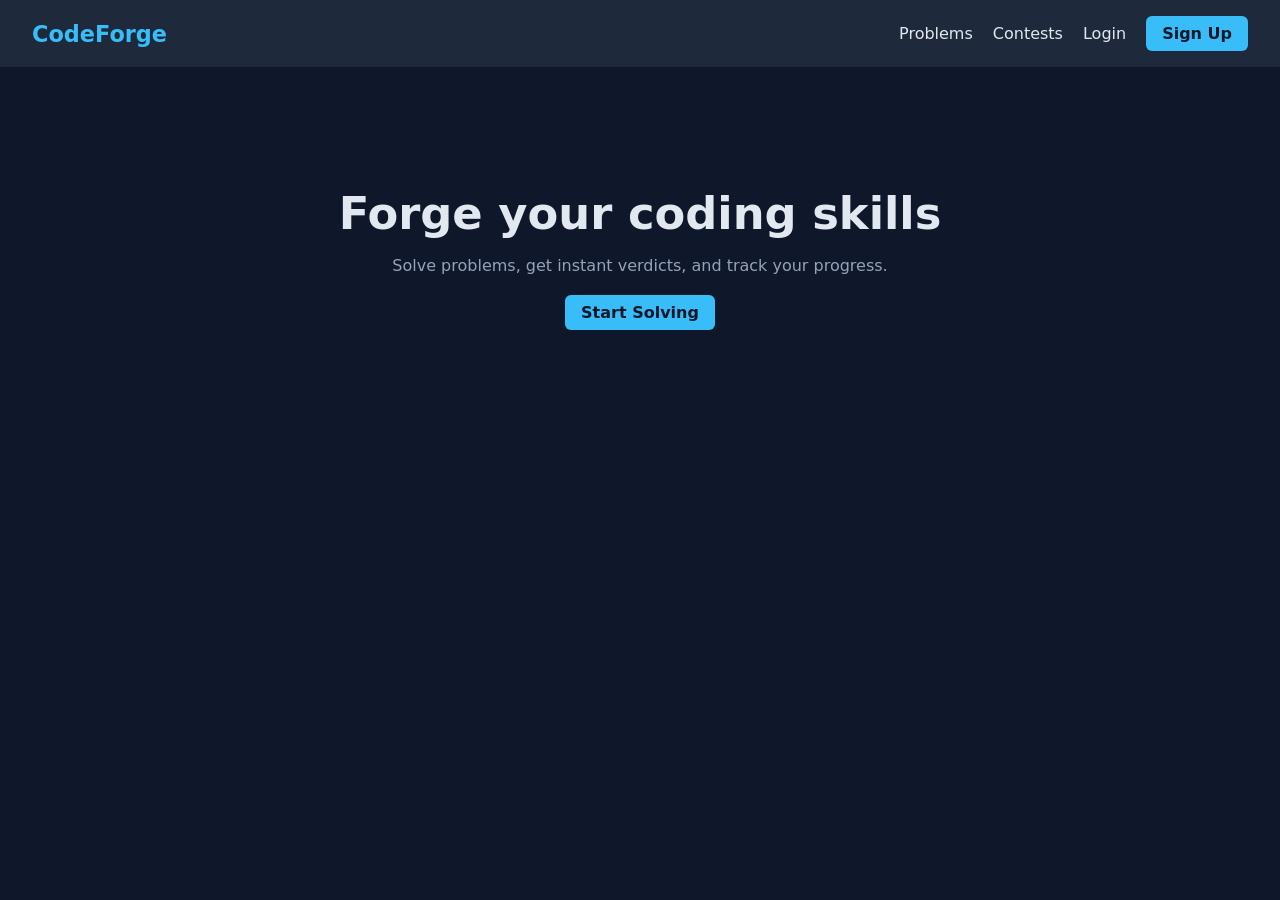
<file: static/index.html>
<!DOCTYPE html>
<html lang="en">
<head>
  <meta charset="UTF-8" />
  <meta name="viewport" content="width=device-width, initial-scale=1.0" />
  <title>CodeForge</title>
  <link rel="stylesheet" href="style.css" />
</head>
<body>
  <header class="navbar">
    <a href="index.html" class="logo">CodeForge</a>
    <nav>
      <a href="problems.html">Problems</a>
      <a href="#">Contests</a>
      <a href="#">Login</a>
      <a href="#" class="btn">Sign Up</a>
    </nav>
  </header>

  <main class="hero">
    <h1>Forge your coding skills</h1>
    <p>Solve problems, get instant verdicts, and track your progress.</p>
    <a href="#" class="btn">Start Solving</a>
  </main>
</body>
</html>
</file>
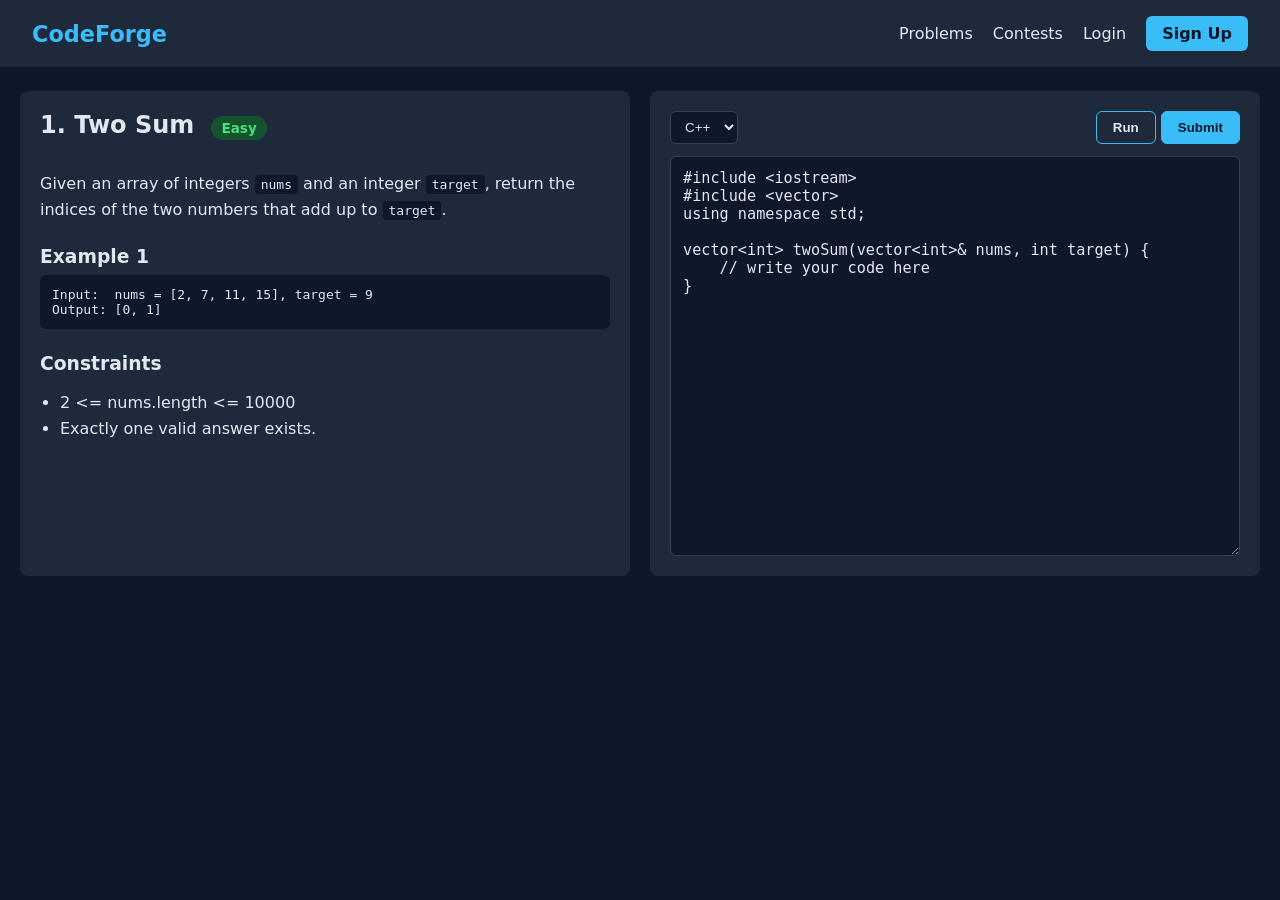
<file: static/problem.html>
<!DOCTYPE html>
<html lang="en">
<head>
  <meta charset="UTF-8" />
  <meta name="viewport" content="width=device-width, initial-scale=1.0" />
  <title>Two Sum - CodeForge</title>
  <link rel="stylesheet" href="style.css" />
</head>
<body>
  <header class="navbar">
    <a href="index.html" class="logo">CodeForge</a>
    <nav>
      <a href="problems.html">Problems</a>
      <a href="#">Contests</a>
      <a href="#">Login</a>
      <a href="#" class="btn">Sign Up</a>
    </nav>
  </header>

  <main class="problem-layout">
    <section class="panel description">
      <h1>1. Two Sum</h1>
      <span class="badge easy">Easy</span>

      <p>
        Given an array of integers <code>nums</code> and an integer
        <code>target</code>, return the indices of the two numbers
        that add up to <code>target</code>.
      </p>

      <h3>Example 1</h3>
      <pre>Input:  nums = [2, 7, 11, 15], target = 9
Output: [0, 1]</pre>

      <h3>Constraints</h3>
      <ul>
        <li>2 &lt;= nums.length &lt;= 10000</li>
        <li>Exactly one valid answer exists.</li>
      </ul>
    </section>

    <section class="panel editor">
      <div class="editor-toolbar">
        <select>
          <option>C++</option>
        </select>
        <div>
          <button class="btn-outline">Run</button>
          <button class="btn-solid">Submit</button>
        </div>
      </div>
      <textarea spellcheck="false">#include &lt;iostream&gt;
#include &lt;vector&gt;
using namespace std;

vector&lt;int&gt; twoSum(vector&lt;int&gt;&amp; nums, int target) {
    // write your code here
}</textarea>
    </section>
  </main>
</body>
</html>
</file>
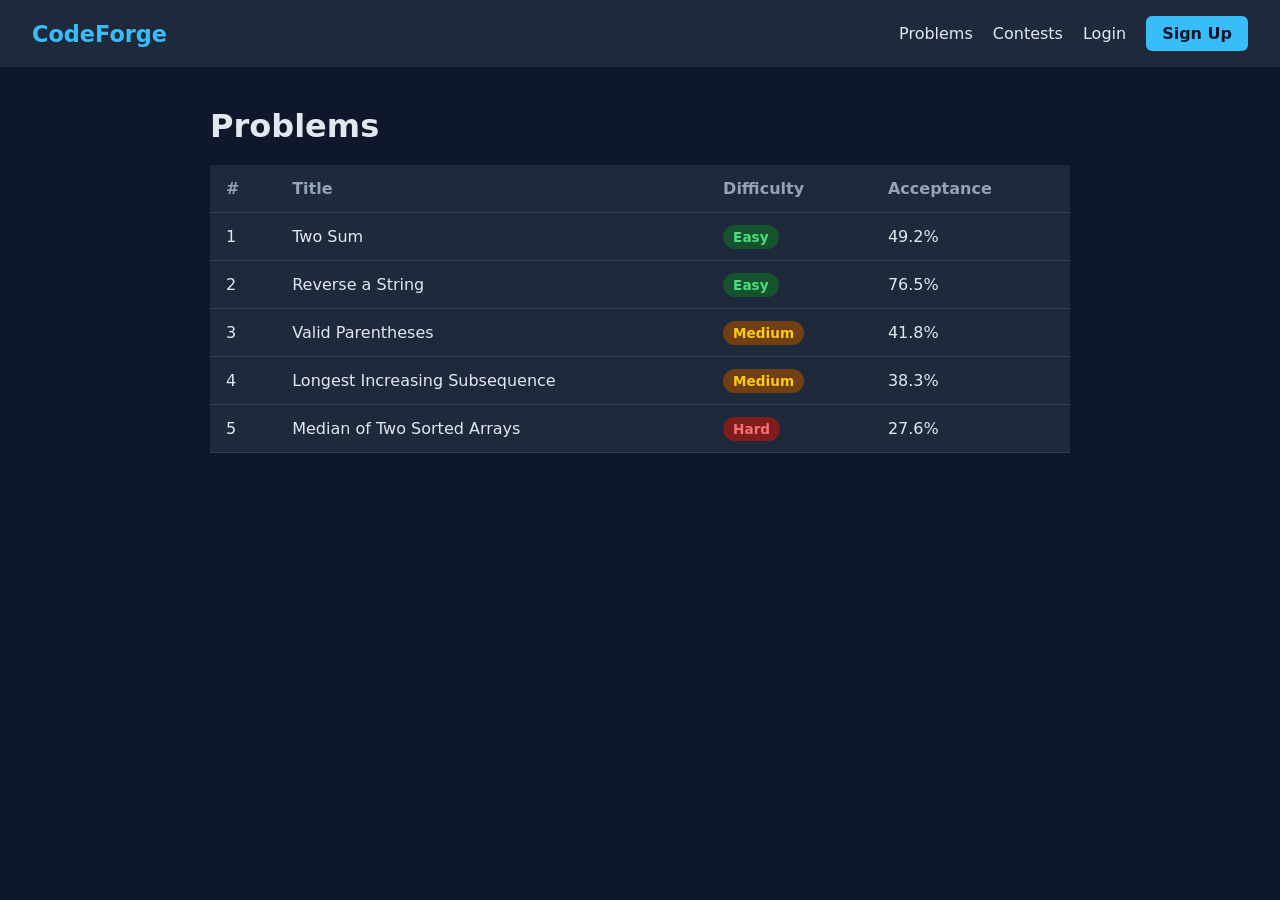
<file: static/problems.html>
<!DOCTYPE html>
<html lang="en">
<head>
  <meta charset="UTF-8" />
  <meta name="viewport" content="width=device-width, initial-scale=1.0" />
  <title>Problems - CodeForge</title>
  <link rel="stylesheet" href="style.css" />
</head>
<body>
  <header class="navbar">
    <a href="index.html" class="logo">CodeForge</a>
    <nav>
      <a href="problems.html">Problems</a>
      <a href="#">Contests</a>
      <a href="#">Login</a>
      <a href="#" class="btn">Sign Up</a>
    </nav>
  </header>

  <main class="container">
    <h1>Problems</h1>
    <table class="problems-table">
      <thead>
        <tr>
          <th>#</th>
          <th>Title</th>
          <th>Difficulty</th>
          <th>Acceptance</th>
        </tr>
      </thead>
      <tbody>
        <tr>
          <td>1</td>
          <td><a href="problem.html">Two Sum</a></td>
          <td><span class="badge easy">Easy</span></td>
          <td>49.2%</td>
        </tr>
        <tr>
          <td>2</td>
          <td><a href="#">Reverse a String</a></td>
          <td><span class="badge easy">Easy</span></td>
          <td>76.5%</td>
        </tr>
        <tr>
          <td>3</td>
          <td><a href="#">Valid Parentheses</a></td>
          <td><span class="badge medium">Medium</span></td>
          <td>41.8%</td>
        </tr>
        <tr>
          <td>4</td>
          <td><a href="#">Longest Increasing Subsequence</a></td>
          <td><span class="badge medium">Medium</span></td>
          <td>38.3%</td>
        </tr>
        <tr>
          <td>5</td>
          <td><a href="#">Median of Two Sorted Arrays</a></td>
          <td><span class="badge hard">Hard</span></td>
          <td>27.6%</td>
        </tr>
      </tbody>
    </table>
  </main>
</body>
</html>
</file>
<file: static/style.css>
* {
  box-sizing: border-box;
  margin: 0;
  padding: 0;
}

body {
  font-family: system-ui, sans-serif;
  background: #0f172a;
  color: #e2e8f0;
}

.navbar {
  display: flex;
  justify-content: space-between;
  align-items: center;
  padding: 16px 32px;
  background: #1e293b;
}

.logo {
  font-size: 1.4rem;
  font-weight: bold;
  color: #38bdf8;
  text-decoration: none;
}

nav {
  display: flex;
  align-items: center;
  gap: 20px;
}

nav a {
  color: #e2e8f0;
  text-decoration: none;
}

nav a:hover {
  color: #38bdf8;
}

nav a.btn {
  color: #0f172a;
}

.btn {
  background: #38bdf8;
  color: #0f172a;
  padding: 8px 16px;
  border-radius: 6px;
  font-weight: 600;
  text-decoration: none;
}

.hero {
  text-align: center;
  padding: 120px 20px;
}

.hero h1 {
  font-size: 2.8rem;
  margin-bottom: 16px;
}

.hero p {
  margin-bottom: 28px;
  color: #94a3b8;
}

.container {
  max-width: 900px;
  margin: 40px auto;
  padding: 0 20px;
}

.container h1 {
  margin-bottom: 20px;
}

.problems-table {
  width: 100%;
  border-collapse: collapse;
  background: #1e293b;
}

.problems-table th,
.problems-table td {
  padding: 14px 16px;
  text-align: left;
  border-bottom: 1px solid #334155;
}

.problems-table th {
  color: #94a3b8;
  font-weight: 600;
}

.problems-table tbody tr:hover {
  background: #273449;
}

.problems-table a {
  color: #e2e8f0;
  text-decoration: none;
}

.problems-table a:hover {
  color: #38bdf8;
}

.badge {
  padding: 4px 10px;
  border-radius: 999px;
  font-size: 0.85rem;
  font-weight: 600;
}

.badge.easy   { background: #14532d; color: #4ade80; }
.badge.medium { background: #713f12; color: #facc15; }
.badge.hard   { background: #7f1d1d; color: #f87171; }

.problem-layout {
  display: grid;
  grid-template-columns: 1fr 1fr;
  gap: 20px;
  max-width: 1300px;
  margin: 24px auto;
  padding: 0 20px;
}

.panel {
  background: #1e293b;
  border-radius: 8px;
  padding: 20px;
}

.description h1 {
  display: inline-block;
  margin-right: 12px;
  margin-bottom: 16px;
}

.description p,
.description ul {
  margin-top: 16px;
  line-height: 1.6;
}

.description h3 {
  margin-top: 24px;
  margin-bottom: 8px;
}

.description ul {
  padding-left: 20px;
}

pre {
  background: #0f172a;
  padding: 12px;
  border-radius: 6px;
  overflow-x: auto;
}

code {
  background: #0f172a;
  padding: 2px 6px;
  border-radius: 4px;
}

.editor {
  display: flex;
  flex-direction: column;
}

.editor-toolbar {
  display: flex;
  justify-content: space-between;
  margin-bottom: 12px;
}

.editor select {
  background: #0f172a;
  color: #e2e8f0;
  border: 1px solid #334155;
  padding: 6px 10px;
  border-radius: 6px;
}

.editor textarea {
  flex: 1;
  min-height: 400px;
  background: #0f172a;
  color: #e2e8f0;
  border: 1px solid #334155;
  border-radius: 6px;
  padding: 12px;
  font-family: monospace;
  font-size: 0.95rem;
  resize: vertical;
}

.btn-outline,
.btn-solid {
  padding: 8px 16px;
  border-radius: 6px;
  font-weight: 600;
  cursor: pointer;
}

.btn-outline {
  background: transparent;
  color: #e2e8f0;
  border: 1px solid #38bdf8;
}

.btn-solid {
  background: #38bdf8;
  color: #0f172a;
  border: 1px solid #38bdf8;
}

@media (max-width: 800px) {
  .problem-layout {
    grid-template-columns: 1fr;
  }
}
</file>
